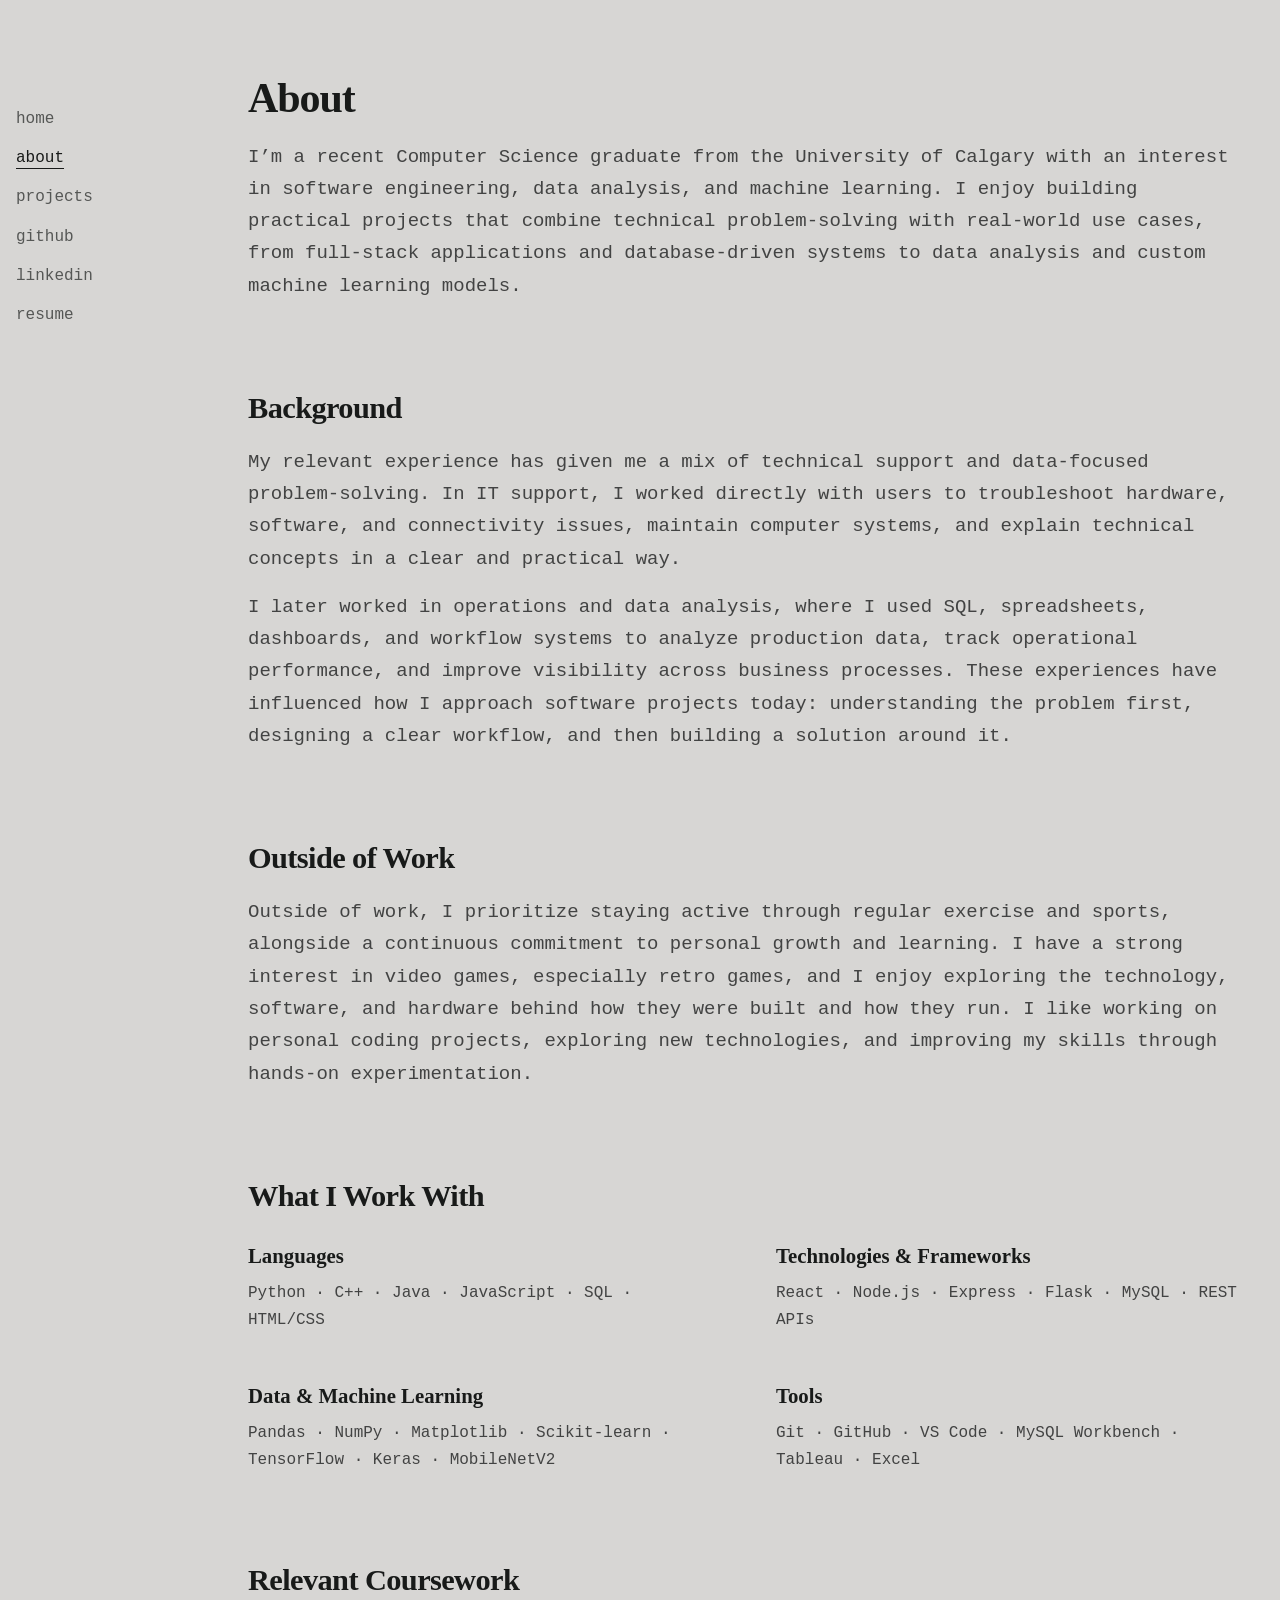
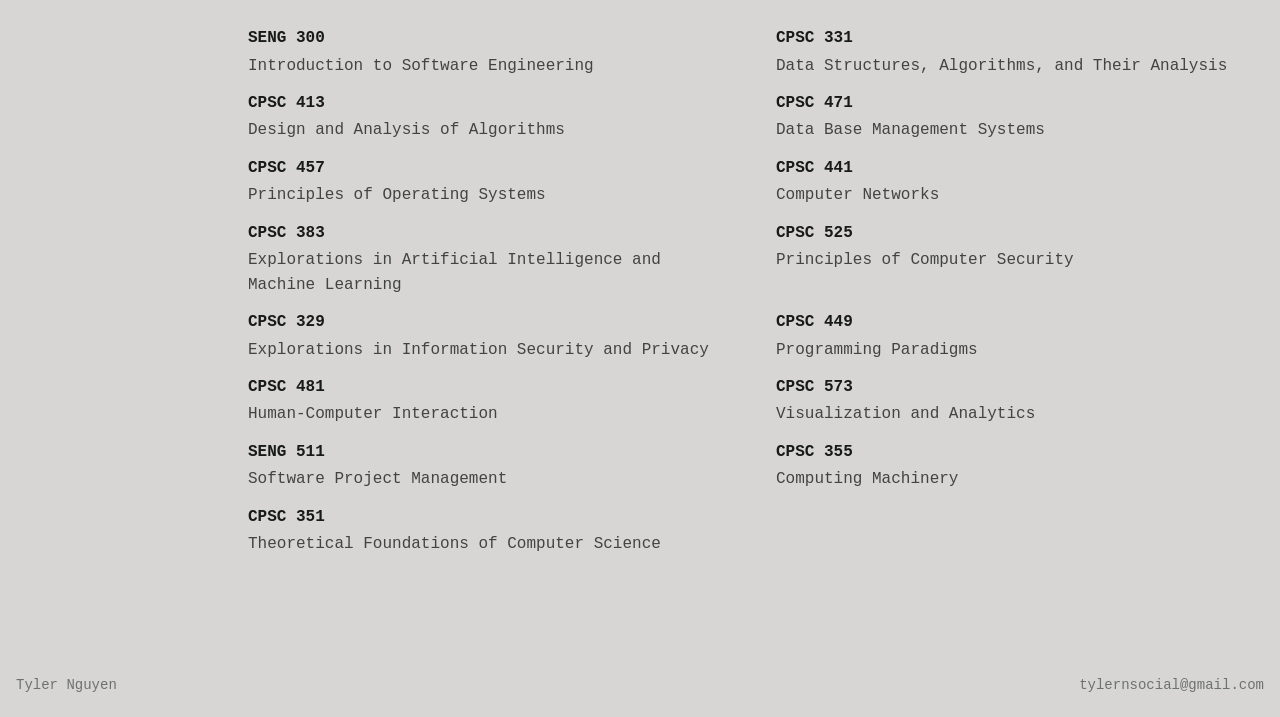
<file: about.html>
<!doctype html>
<html lang="en">
  <head>
    <meta charset="utf-8">
    <meta name="viewport" content="width=device-width, initial-scale=1">
    <meta
      name="description"
      content="About Tyler Nguyen, a Computer Science graduate interested in software engineering, data analysis, and machine learning."
    >
    <title>About | Tyler Nguyen</title>
    <link rel="icon" href="assets/favicon.png" type="image/png">
    <link rel="stylesheet" href="styles.css">
    <link rel="stylesheet" href="projects.css">
    <link rel="stylesheet" href="about.css">
  </head>
  <body class="projects-page about-page">
    <div class="projects-layout">
      <aside class="projects-nav" aria-label="Portfolio navigation">
        <nav>
          <a href="index.html" aria-label="Return to the portfolio home page">home</a>
          <a href="about.html" aria-current="page">about</a>
          <a href="projects.html">projects</a>
          <a href="https://github.com/tylernsocial" target="_blank" rel="noopener noreferrer">github</a>
          <a href="https://www.linkedin.com/in/tyler-nguyen47/" target="_blank" rel="noopener noreferrer">linkedin</a>
          <a href="assets/Tyler_Nguyen_Resume.pdf" target="_blank" rel="noopener noreferrer">resume</a>
        </nav>
      </aside>

      <main class="projects-main about-main">
        <article class="about-content">
          <section class="about-section about-section--intro" aria-labelledby="about-title">
            <h1 id="about-title">About</h1>
            <p class="about-lede">
              I’m a recent Computer Science graduate from the University of Calgary with an interest in software engineering, data analysis, and machine learning. I enjoy building practical projects that combine technical problem-solving with real-world use cases, from full-stack applications and database-driven systems to data analysis and custom machine learning models.
            </p>
          </section>

          <section class="about-section" aria-labelledby="background-title">
            <h2 id="background-title">Background</h2>
            <p>
              My relevant experience has given me a mix of technical support and data-focused problem-solving. In IT support, I worked directly with users to troubleshoot hardware, software, and connectivity issues, maintain computer systems, and explain technical concepts in a clear and practical way.
            </p>
            <p>
              I later worked in operations and data analysis, where I used SQL, spreadsheets, dashboards, and workflow systems to analyze production data, track operational performance, and improve visibility across business processes. These experiences have influenced how I approach software projects today: understanding the problem first, designing a clear workflow, and then building a solution around it.
            </p>
          </section>

          <section class="about-section" aria-labelledby="outside-work-title">
            <h2 id="outside-work-title">Outside of Work</h2>
            <p>
              Outside of work, I prioritize staying active through regular exercise and sports, alongside a continuous commitment to personal growth and learning. I have a strong interest in video games, especially retro games, and I enjoy exploring the technology, software, and hardware behind how they were built and how they run. I like working on personal coding projects, exploring new technologies, and improving my skills through hands-on experimentation.
            </p>
          </section>

          <section class="about-section" aria-labelledby="skills-title">
            <h2 id="skills-title">What I Work With</h2>
            <dl class="about-skills">
              <div class="about-skill-group">
                <dt>Languages</dt>
                <dd>Python <span aria-hidden="true">&middot;</span> C++ <span aria-hidden="true">&middot;</span> Java <span aria-hidden="true">&middot;</span> JavaScript <span aria-hidden="true">&middot;</span> SQL <span aria-hidden="true">&middot;</span> HTML/CSS</dd>
              </div>

              <div class="about-skill-group">
                <dt>Technologies &amp; Frameworks</dt>
                <dd>React <span aria-hidden="true">&middot;</span> Node.js <span aria-hidden="true">&middot;</span> Express <span aria-hidden="true">&middot;</span> Flask <span aria-hidden="true">&middot;</span> MySQL <span aria-hidden="true">&middot;</span> REST APIs</dd>
              </div>

              <div class="about-skill-group">
                <dt>Data &amp; Machine Learning</dt>
                <dd>Pandas <span aria-hidden="true">&middot;</span> NumPy <span aria-hidden="true">&middot;</span> Matplotlib <span aria-hidden="true">&middot;</span> Scikit-learn <span aria-hidden="true">&middot;</span> TensorFlow <span aria-hidden="true">&middot;</span> Keras <span aria-hidden="true">&middot;</span> MobileNetV2</dd>
              </div>

              <div class="about-skill-group">
                <dt>Tools</dt>
                <dd>Git <span aria-hidden="true">&middot;</span> GitHub <span aria-hidden="true">&middot;</span> VS Code <span aria-hidden="true">&middot;</span> MySQL Workbench <span aria-hidden="true">&middot;</span> Tableau <span aria-hidden="true">&middot;</span> Excel</dd>
              </div>
            </dl>
          </section>

          <section class="about-section" aria-labelledby="coursework-title">
            <h2 id="coursework-title">Relevant Coursework</h2>
            <ul class="coursework-list">
              <li><span class="course-code">SENG 300</span> Introduction to Software Engineering</li>
              <li><span class="course-code">CPSC 331</span> Data Structures, Algorithms, and Their Analysis</li>
              <li><span class="course-code">CPSC 413</span> Design and Analysis of Algorithms</li>
              <li><span class="course-code">CPSC 471</span> Data Base Management Systems</li>
              <li><span class="course-code">CPSC 457</span> Principles of Operating Systems</li>
              <li><span class="course-code">CPSC 441</span> Computer Networks</li>
              <li><span class="course-code">CPSC 383</span> Explorations in Artificial Intelligence and Machine Learning</li>
              <li><span class="course-code">CPSC 525</span> Principles of Computer Security</li>
              <li><span class="course-code">CPSC 329</span> Explorations in Information Security and Privacy</li>
              <li><span class="course-code">CPSC 449</span> Programming Paradigms</li>
              <li><span class="course-code">CPSC 481</span> Human-Computer Interaction</li>
              <li><span class="course-code">CPSC 573</span> Visualization and Analytics</li>
              <li><span class="course-code">SENG 511</span> Software Project Management</li>
              <li><span class="course-code">CPSC 355</span> Computing Machinery</li>
              <li><span class="course-code">CPSC 351</span> Theoretical Foundations of Computer Science</li>
            </ul>
          </section>

        </article>
      </main>
    </div>

    <footer class="projects-footer">
      <span>Tyler Nguyen</span>
      <a href="mailto:tylernsocial@gmail.com">tylernsocial@gmail.com</a>
    </footer>
  </body>
</html>
</file>
<file: styles.css>
:root {
  color-scheme: light;
  --paper: #d7d6d4;
  --ink: #181a19;
  --muted: #6e726f;
  --line: rgb(24 26 25 / 16%);
  --accent: #000000;
  --accent-soft: #dce5df;
  --sans: Inter, ui-sans-serif, system-ui, -apple-system, BlinkMacSystemFont, "Segoe UI", sans-serif;
  --mono: "Courier New", Courier, "SFMono-Regular", Consolas, "Liberation Mono", monospace;
}

* {
  box-sizing: border-box;
}

html {
  scroll-behavior: smooth;
}

body {
  margin: 0;
  background: var(--paper);
  color: var(--ink);
  font-family: var(--sans);
}

a {
  color: inherit;
  text-decoration: none;
}

.portfolio-content {
  display: flex;
  flex-direction: column;
  min-height: 100vh;
  opacity: 0;
  position: relative;
  overflow: hidden;
}

.portfolio-content::before {
  content: "";
  position: fixed;
  inset: 0;
  pointer-events: none;
  background:
    linear-gradient(90deg, rgb(255 255 255 / 14%) 1px, transparent 1px),
    linear-gradient(rgb(255 255 255 / 12%) 1px, transparent 1px);
  background-size: 8rem 8rem;
  opacity: 0.22;
}

.portfolio-content--visible {
  opacity: 1;
  transition: opacity 500ms ease-out 150ms;
}

main {
  display: flex;
  flex: 1;
  align-items: center;
  justify-content: center;
  width: min(100%, calc(100% - 2rem));
  min-height: 100vh;
  margin-inline: auto;
  padding: clamp(2rem, 5vw, 4rem) 0;
}

.lanyard-scene {
  position: relative;
  display: flex;
  justify-content: center;
  width: min(100%, 23rem);
}

.badge-holder {
  position: relative;
  z-index: 2;
  width: min(100%, 19.5rem);
  min-height: auto;
  padding: 1.22rem;
  border: 1px solid rgb(24 26 25 / 9%);
  border-radius: 9px;
  background: rgb(218 218 216 / 62%);
  
}

.badge-holder::before {
  content: "";
  position: absolute;
  inset: 0.55rem;
  border: 1px solid rgb(24 26 25 / 6%);
  border-radius: 12px;
  background: rgb(228 228 226 / 30%);
  pointer-events: none;
}

.badge-card {
  position: relative;
  z-index: 1;
  display: flex;
  flex-direction: column;
  min-height: auto;
}

h1,
h2,
p {
  overflow-wrap: anywhere;
}

h1 {
  margin: 0;
}

.badge-name {
  color: rgb(24 26 25 / 78%);
  font-family: Georgia, "Times New Roman", serif;
  font-size: clamp(1.85rem, 6vw, 2.35rem);
  font-weight: 600;
  letter-spacing: 0;
  line-height: 0.98;
  margin-top: 0.7rem;
}

.id-photo {
  display: grid;
  place-items: center;
  width: 100%;
  border-radius: 6px;
  background: rgb(238 238 236 / 58%);
  box-shadow: inset 0 0 0 1px rgb(255 255 255 / 17%);
  overflow: hidden;
}

.id-photo img {
  display: block;
  width: 100%;
  height: auto;
}

.badge-links {
  display: flex;
  flex-wrap: wrap;
  gap: 0.2rem 0.65rem;
  margin-top: 0.55rem;
  font-family: var(--mono);
  font-size: 0.72rem;
  line-height: 1.25;
  text-transform: lowercase;
}

.badge-links a {
  display: inline-block;
  padding: 0;
  color: var(--ink);
  transition: color 140ms ease;
}

.badge-links a:last-child {
  flex-basis: 100%;
}

.badge-links a:hover,
.badge-links a:focus-visible {
  color: var(--accent);
  text-decoration: underline;
  text-underline-offset: 0.12em;
  outline: none;
}

.badge-footer {
  display: flex;
  align-items: baseline;
  justify-content: space-between;
  gap: 1rem;
  margin-top: 1.85rem;
  padding-top: 0;
}

.badge-brand {
  flex: 0 0 auto;
  color: rgb(24 26 25 / 76%);
  font-family: Georgia, "Times New Roman", serif;
  font-size: 1.85rem;
  font-weight: 600;
  letter-spacing: 0.03em;
  line-height: 1;
}

.badge-email {
  min-width: 0;
  color: rgb(24 26 25 / 64%);
  font-family: var(--mono);
  font-size: 0.72rem;
  line-height: 1.2;
  overflow-wrap: anywhere;
  text-align: right;
}

.badge-email:hover,
.badge-email:focus-visible {
  color: var(--accent);
  text-decoration: underline;
  text-underline-offset: 0.12em;
  outline: none;
}

@media (max-width: 760px) {
  main {
    width: min(100% - 1.5rem, 26rem);
  }

  .lanyard-scene {
    width: 100%;
  }

  .badge-holder {
    width: min(100%, 18.5rem);
    padding: 1.05rem;
  }

  .badge-name {
    font-size: clamp(1.8rem, 8vw, 2.25rem);
  }

  .badge-footer {
    gap: 0.75rem;
  }

  .badge-email {
    font-size: 0.66rem;
  }
}

@media (max-height: 680px) and (min-width: 761px) {
  main {
    align-items: start;
  }

  .lanyard-scene {
    transform: scale(0.88);
    transform-origin: top center;
  }
}

@media (prefers-reduced-motion: reduce) {
  html {
    scroll-behavior: auto;
  }

  .portfolio-content--visible,
  .badge-links a,
  .badge-email {
    transition-duration: 1ms;
  }
}
</file>
<file: projects.css>
.projects-page {
  min-height: 100vh;
  background: var(--paper);
  font-family: var(--mono);
}

.projects-footer,
.projects-layout {
  width: min(100% - 2rem, 78rem);
  margin-inline: auto;
}

.projects-footer,
.project-category,
.technology-list,
.project-links,
.gallery-item figcaption {
  font-family: var(--mono);
}

.projects-footer a:hover,
.projects-footer a:focus-visible {
  text-decoration: underline;
  text-underline-offset: 0.18em;
}

.projects-footer a:focus-visible,
.project-links a:focus-visible,
.gallery-button:focus-visible,
.lightbox button:focus-visible {
  outline: 2px solid var(--ink);
  outline-offset: 4px;
}

.projects-layout {
  display: grid;
  grid-template-columns: 10.5rem minmax(0, 1fr);
  gap: clamp(2.5rem, 5vw, 5rem);
}

.projects-nav {
  position: sticky;
  top: 2rem;
  align-self: start;
  padding-top: clamp(2.75rem, 6vw, 4.75rem);
}

.projects-nav nav {
  display: flex;
  flex-direction: column;
  align-items: flex-start;
  gap: 1rem;
}

.projects-nav a {
  color: rgb(24 26 25 / 68%);
  font-size: clamp(0.9375rem, 1.3vw, 1rem);
  line-height: 1.45;
  text-transform: lowercase;
  transition: color 140ms ease;
}

.projects-nav a:hover,
.projects-nav a:focus-visible {
  color: var(--ink);
}

.projects-nav a:focus-visible {
  outline: 2px solid var(--ink);
  outline-offset: 4px;
}

.projects-nav a[aria-current="page"] {
  color: var(--ink);
  text-decoration: underline;
  text-decoration-thickness: 1px;
  text-underline-offset: 0.38em;
}

.projects-nav-group {
  display: flex;
  flex-direction: column;
  align-items: flex-start;
  gap: 0.85rem;
}

.projects-nav-submenu {
  display: flex;
  flex-direction: column;
  align-items: flex-start;
  gap: 0.7rem;
  padding-left: 0.8rem;
}

.projects-nav .projects-nav-submenu a {
  color: rgb(24 26 25 / 54%);
  font-size: 0.78rem;
  line-height: 1.4;
  text-transform: none;
}

.projects-nav .projects-nav-submenu a:hover,
.projects-nav .projects-nav-submenu a:focus-visible {
  color: var(--ink);
  text-decoration: underline;
  text-underline-offset: 0.2em;
}

.projects-main {
  display: block;
  width: 100%;
  min-height: 0;
  min-width: 0;
  margin: 0;
  padding: clamp(2.75rem, 6vw, 4.75rem) 0 clamp(4rem, 8vw, 6rem);
}

.project {
  scroll-margin-top: 2rem;
  margin-bottom: clamp(4.5rem, 8vw, 6.75rem);
}

.project-heading {
  display: block;
}

.project-category {
  margin: 0.65rem 0 0;
  color: var(--muted);
  font-size: clamp(0.9rem, 1.4vw, 1rem);
  line-height: 1.55;
}

.project h2 {
  margin: 0;
  color: var(--ink);
  font-family: Georgia, "Times New Roman", serif;
  font-size: clamp(2rem, 3.6vw, 2.625rem);
  font-weight: 600;
  letter-spacing: -0.025em;
  line-height: 1.08;
}

.project h3 {
  max-width: 62rem;
  margin: 0.85rem 0 0;
  color: rgb(24 26 25 / 82%);
  font-family: Georgia, "Times New Roman", serif;
  font-size: clamp(1.25rem, 2.4vw, 1.75rem);
  font-weight: 500;
  letter-spacing: -0.015em;
  line-height: 1.3;
}

.project-description {
  max-width: 62rem;
  margin: 1.25rem 0 0;
  color: rgb(24 26 25 / 78%);
  font-family: var(--mono);
  font-size: clamp(1.0625rem, 1.5vw, 1.1875rem);
  line-height: 1.65;
}

.technology-list {
  display: flex;
  flex-wrap: wrap;
  gap: 0.3rem 0.55rem;
  margin: 0.85rem 0 0;
  padding: 0;
  color: rgb(24 26 25 / 74%);
  font-size: clamp(0.9rem, 1.4vw, 1rem);
  line-height: 1.55;
  list-style: none;
}

.technology-list li {
  display: inline-flex;
  gap: 0.55rem;
}

.technology-list li:not(:last-child)::after {
  content: "\00b7";
  color: rgb(24 26 25 / 38%);
}

.project-gallery {
  display: grid;
  grid-template-columns: repeat(4, minmax(0, 1fr));
  gap: clamp(0.75rem, 1.6vw, 1.1rem);
  margin-top: clamp(2rem, 4vw, 2.75rem);
}

.gallery-item {
  min-width: 0;
  margin: 0;
}

.gallery-button {
  position: relative;
  display: block;
  width: 100%;
  aspect-ratio: 613 / 790;
  padding: 0;
  border: 1px solid rgb(24 26 25 / 9%);
  border-radius: 2px;
  background: transparent;
  cursor: zoom-in;
  overflow: hidden;
}

.gallery-button img {
  display: block;
  width: 100%;
  height: 100%;
  object-fit: cover;
  object-position: top;
  transition: opacity 160ms ease, transform 160ms ease;
}

.gallery-button img.gallery-image--focus-classifier {
  object-position: 18% top;
}

.gallery-button img.gallery-image--focus-logger {
  object-position: 78% top;
}

.gallery-button > video {
  display: block;
  width: 100%;
  height: 100%;
  object-fit: cover;
  transition: opacity 160ms ease, transform 160ms ease;
}

.gallery-button:hover img,
.gallery-button:focus-visible img,
.gallery-button:hover > video,
.gallery-button:focus-visible > video {
  opacity: 0.88;
  transform: scale(1.01);
}

.gallery-button--video {
  background: rgb(24 26 25 / 5%);
}

.gallery-button--video > video {
  position: absolute;
  inset: 0;
  aspect-ratio: auto;
  object-position: center;
}

.video-play-indicator {
  position: absolute;
  z-index: 1;
  top: 50%;
  left: 50%;
  display: grid;
  place-items: center;
  width: 2.8rem;
  height: 2.8rem;
  padding-left: 0.12rem;
  border: 1px solid rgb(255 255 255 / 72%);
  border-radius: 999px;
  background: rgb(9 10 9 / 64%);
  color: #fff;
  font: 0.9rem/1 var(--mono);
  transform: translate(-50%, -50%);
  transition: background 160ms ease, transform 160ms ease;
}

.gallery-button--video:hover .video-play-indicator,
.gallery-button--video:focus-visible .video-play-indicator {
  background: rgb(9 10 9 / 78%);
  transform: translate(-50%, -50%) scale(1.04);
}

.gallery-item figcaption {
  margin-top: 0.65rem;
  color: rgb(24 26 25 / 70%);
  font-size: clamp(0.8125rem, 1.2vw, 0.875rem);
  line-height: 1.45;
}

.project-note {
  max-width: 56rem;
  margin: 1.75rem 0 0;
  color: rgb(24 26 25 / 70%);
  font-family: var(--mono);
  font-size: clamp(0.875rem, 1.2vw, 0.9375rem);
  line-height: 1.6;
}

.project-note--links {
  margin-top: 0.6rem;
}

.project-links {
  display: flex;
  flex-wrap: wrap;
  gap: 0.75rem 1.5rem;
  margin-top: 0.85rem;
}

.project-links a {
  display: inline-flex;
  align-items: center;
  gap: 0.4rem;
  padding-block: 0.2rem;
  font-size: clamp(0.9rem, 1.3vw, 0.96rem);
  text-decoration: underline;
  text-decoration-color: rgb(24 26 25 / 28%);
  text-underline-offset: 0.2em;
  transition: text-decoration-color 150ms ease;
}

.project-links a:hover,
.project-links a:focus-visible {
  text-decoration-color: currentColor;
}

.projects-footer {
  display: flex;
  justify-content: space-between;
  gap: 1rem;
  padding-block: 1.5rem;
  color: var(--muted);
  font-size: 0.875rem;
}

body.lightbox-open {
  overflow: hidden;
}

.lightbox[hidden] {
  display: none;
}

.lightbox {
  position: fixed;
  z-index: 2000;
  inset: 0;
  display: grid;
  grid-template-columns: minmax(3rem, 1fr) minmax(0, auto) minmax(3rem, 1fr);
  place-items: center;
  padding: clamp(3.75rem, 7vw, 5.5rem) clamp(0.75rem, 3vw, 2.5rem) clamp(1rem, 3vw, 2rem);
  background: rgb(9 10 9 / 90%);
  animation: lightbox-in 160ms ease-out;
}

.lightbox-content {
  grid-column: 2;
  display: grid;
  place-items: center;
  max-width: 100%;
  margin: 0;
}

.lightbox-image {
  display: block;
  max-width: min(82vw, 68rem);
  max-height: calc(100vh - 8.5rem);
  max-height: calc(100dvh - 8.5rem);
  border-radius: 3px;
  box-shadow: 0 1rem 4rem rgb(0 0 0 / 40%);
  object-fit: contain;
}

.lightbox-video {
  display: block;
  width: min(82vw, 68rem);
  aspect-ratio: 1534 / 720;
  max-width: 100%;
  max-height: calc(100vh - 8.5rem);
  max-height: calc(100dvh - 8.5rem);
  border-radius: 3px;
  box-shadow: 0 1rem 4rem rgb(0 0 0 / 40%);
  background: #000;
  object-fit: contain;
}

.lightbox-image[hidden],
.lightbox-video[hidden] {
  display: none;
}

.lightbox-caption {
  margin-top: 0.75rem;
  color: rgb(255 255 255 / 82%);
  font: 0.875rem/1.45 var(--mono);
  text-align: center;
}

.lightbox-count {
  margin-top: 0.25rem;
  color: rgb(255 255 255 / 52%);
  font: 0.8125rem/1.4 var(--mono);
}

.lightbox button {
  border: 1px solid rgb(255 255 255 / 28%);
  background: rgb(0 0 0 / 26%);
  color: #fff;
  cursor: pointer;
}

.lightbox button:hover {
  background: rgb(255 255 255 / 14%);
}

.lightbox button:focus-visible {
  outline-color: #fff;
}

.lightbox-close {
  position: absolute;
  top: max(1rem, env(safe-area-inset-top));
  right: max(1rem, env(safe-area-inset-right));
  display: grid;
  place-items: center;
  width: 2.75rem;
  height: 2.75rem;
  border-radius: 999px;
  font: 300 1.6rem/1 var(--mono);
}

.lightbox-arrow {
  display: grid;
  place-items: center;
  width: 2.75rem;
  height: 2.75rem;
  border-radius: 999px;
  font: 1rem/1 var(--mono);
}

.lightbox-arrow--previous {
  grid-column: 1;
  justify-self: start;
}

.lightbox-arrow--next {
  grid-column: 3;
  justify-self: end;
}

@keyframes lightbox-in {
  from { opacity: 0; }
  to { opacity: 1; }
}

@media (max-width: 880px) {
  .projects-layout {
    display: block;
  }

  .projects-nav {
    position: sticky;
    z-index: 20;
    top: 0;
    width: 100%;
    padding: 0.85rem 0;
    background: rgb(215 214 212 / 96%);
    overflow-x: auto;
    scrollbar-width: none;
  }

  .projects-nav::-webkit-scrollbar {
    display: none;
  }

  .projects-nav nav {
    align-items: center;
    flex-direction: row;
    gap: 1.25rem;
    width: max-content;
  }

  .projects-nav-group,
  .projects-nav-submenu {
    flex-direction: row;
    align-items: center;
  }

  .projects-nav-group {
    gap: 1rem;
  }

  .projects-nav-submenu {
    gap: 1rem;
    padding-left: 0;
  }

  .projects-nav .projects-nav-submenu a {
    font-size: 0.78rem;
    white-space: nowrap;
  }

  .project {
    scroll-margin-top: 5rem;
  }

  .project-gallery {
    grid-template-columns: repeat(2, minmax(0, 1fr));
  }
}

@media (max-width: 520px) {
  .projects-footer,
  .projects-layout {
    width: min(100% - 1.5rem, 78rem);
  }

  .project-gallery {
    grid-template-columns: repeat(2, minmax(0, 1fr));
  }

  .projects-footer {
    flex-direction: column;
  }

  .lightbox {
    grid-template-columns: 1fr 1fr;
    align-content: center;
    gap: 1rem;
    padding-inline: 0.75rem;
  }

  .lightbox-content {
    grid-column: 1 / -1;
    grid-row: 1;
  }

  .lightbox-image {
    max-width: calc(100vw - 1.5rem);
    max-height: calc(100vh - 10rem);
    max-height: calc(100dvh - 10rem);
  }

  .lightbox-video {
    width: calc(100vw - 1.5rem);
    max-height: calc(100vh - 10rem);
    max-height: calc(100dvh - 10rem);
  }

  .lightbox-arrow--previous,
  .lightbox-arrow--next {
    grid-row: 2;
  }

  .lightbox-arrow--previous {
    grid-column: 1;
    justify-self: end;
  }

  .lightbox-arrow--next {
    grid-column: 2;
    justify-self: start;
  }
}

@media (prefers-reduced-motion: reduce) {
  .lightbox {
    animation-duration: 1ms;
  }

  .gallery-button img,
  .gallery-button > video,
  .video-play-indicator,
  .project-links a {
    transition-duration: 1ms;
  }
}
</file>
<file: about.css>
.about-main {
  max-width: 62rem;
}

.about-content {
  width: 100%;
}

.about-section {
  margin-top: clamp(3.75rem, 7vw, 5.5rem);
}

.about-section--intro {
  margin-top: 0;
}

.about-content h1,
.about-content h2,
.about-skills dt {
  color: var(--ink);
  font-family: Georgia, "Times New Roman", serif;
}

.about-content h1 {
  margin: 0;
  font-size: clamp(2rem, 3.6vw, 2.625rem);
  font-weight: 600;
  letter-spacing: -0.025em;
  line-height: 1.08;
}

.about-content h2 {
  margin: 0;
  font-size: clamp(1.5rem, 2.6vw, 1.9rem);
  font-weight: 600;
  letter-spacing: -0.02em;
  line-height: 1.2;
}

.about-content p,
.about-skills dd {
  max-width: 62rem;
  color: rgb(24 26 25 / 78%);
  font-family: var(--mono);
  font-size: clamp(1.0625rem, 1.5vw, 1.1875rem);
  line-height: 1.7;
}

.about-content p {
  margin: 1.2rem 0 0;
}

.about-content p + p {
  margin-top: 1rem;
}

.about-lede {
  max-width: 60rem;
}

.about-skills {
  display: grid;
  grid-template-columns: repeat(2, minmax(0, 1fr));
  gap: clamp(2rem, 4vw, 3rem) clamp(2rem, 5vw, 4rem);
  margin: 1.75rem 0 0;
}

.about-skill-group {
  min-width: 0;
}

.about-skills dt {
  font-size: clamp(1.1rem, 1.8vw, 1.3rem);
  font-weight: 600;
  line-height: 1.3;
}

.about-skills dd {
  margin: 0.65rem 0 0;
  font-size: clamp(0.9375rem, 1.35vw, 1rem);
  line-height: 1.7;
}

.coursework-list {
  display: grid;
  grid-template-columns: repeat(2, minmax(0, 1fr));
  gap: 0.8rem clamp(2rem, 5vw, 4rem);
  margin: 1.75rem 0 0;
  padding: 0;
  color: rgb(24 26 25 / 78%);
  font-family: var(--mono);
  font-size: clamp(0.9375rem, 1.35vw, 1rem);
  line-height: 1.55;
  list-style: none;
}

.coursework-list li {
  min-width: 0;
}

.course-code {
  display: block;
  margin-bottom: 0.15rem;
  color: var(--ink);
  font-weight: 700;
}

@media (max-width: 680px) {
  .about-skills,
  .coursework-list {
    grid-template-columns: 1fr;
  }
}
</file>
